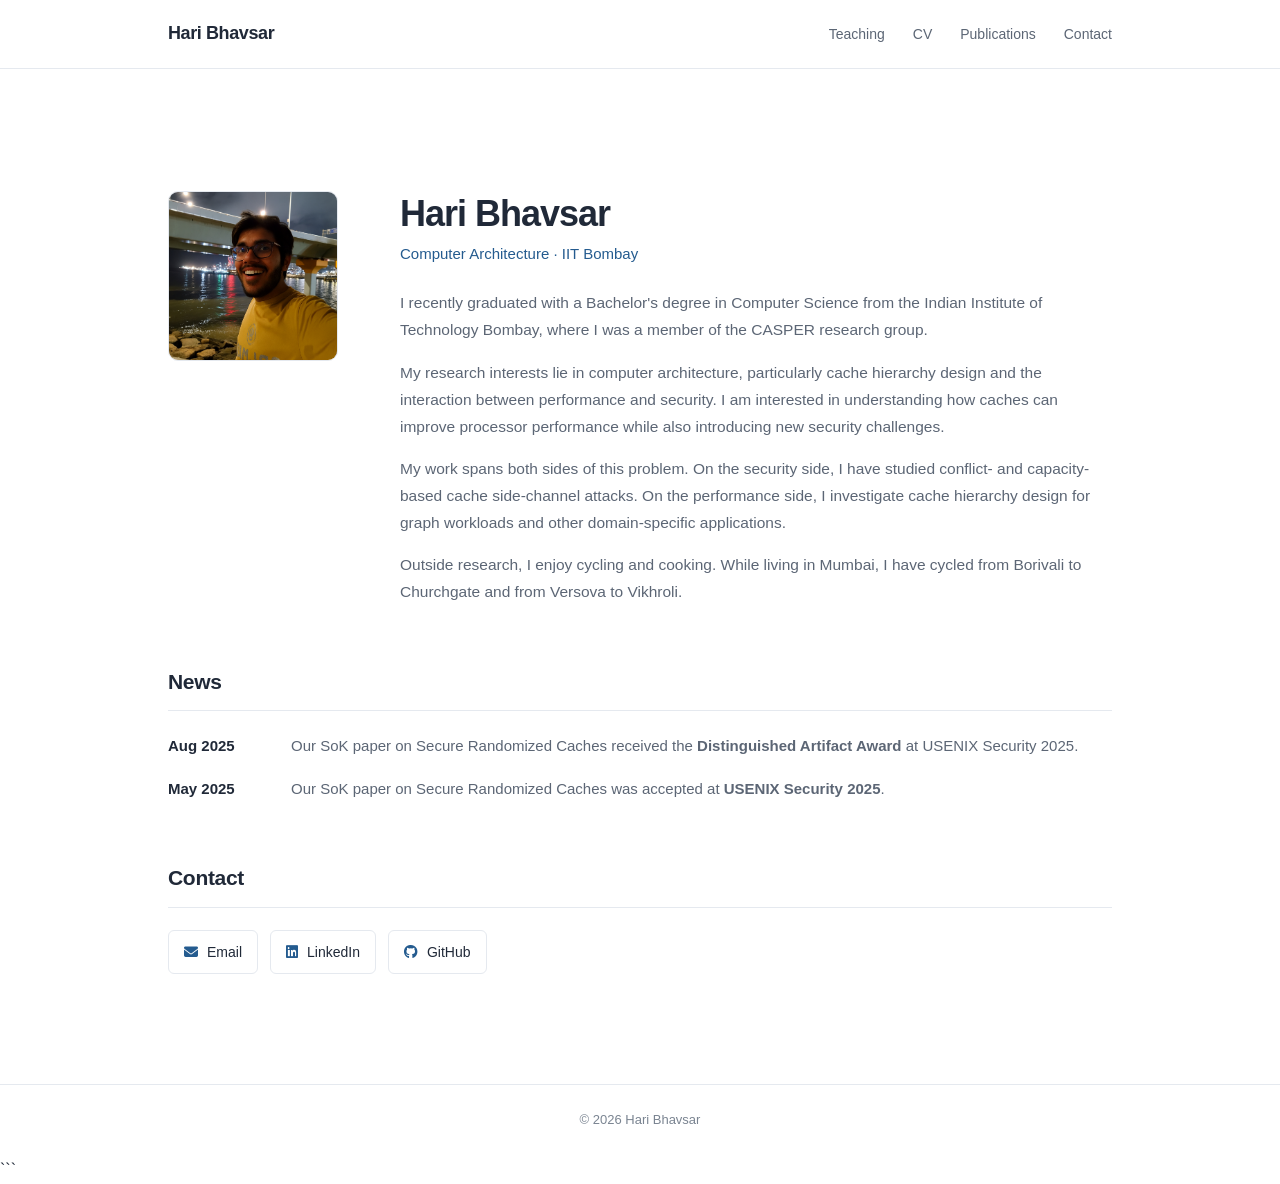
<file: index.html>
<!DOCTYPE html>
<html lang="en">

<head>
    <meta charset="UTF-8">
    <meta name="viewport" content="width=device-width, initial-scale=1.0">
    <meta name="description"
        content="Hari Bhavsar — Computer Architecture researcher at IIT Bombay, interested in cache hierarchies, performance, and security.">
    <title>Hari Bhavsar | Computer Architecture</title>

    <link rel="stylesheet" href="https://cdnjs.cloudflare.com/ajax/libs/font-awesome/6.4.2/css/all.min.css">

    <style>
        :root {
            --background: #ffffff;
            --surface: #f7f8fa;
            --text: #202938;
            --muted: #5c6675;
            --accent: #245b8f;
            --border: #e5e9ef;
            --max-width: 1000px;
        }

        * {
            box-sizing: border-box;
            margin: 0;
            padding: 0;
        }

        html {
            scroll-behavior: smooth;
            scroll-padding-top: 90px;
        }

        body {
            background: var(--background);
            color: var(--text);
            font-family: "Inter", "Segoe UI", Arial, sans-serif;
            font-size: 16px;
            line-height: 1.75;
        }

        a {
            color: var(--accent);
            text-decoration: none;
        }

        a:hover {
            text-decoration: underline;
        }

        /* Navigation */

        .navbar {
            position: sticky;
            top: 0;
            z-index: 10;
            background: rgba(255, 255, 255, 0.96);
            border-bottom: 1px solid var(--border);
            backdrop-filter: blur(10px);
        }

        .nav-container {
            max-width: var(--max-width);
            min-height: 68px;
            margin: 0 auto;
            padding: 0 28px;
            display: flex;
            align-items: center;
            justify-content: space-between;
            gap: 24px;
        }

        .logo {
            color: var(--text);
            font-size: 18px;
            font-weight: 700;
            letter-spacing: -0.4px;
            white-space: nowrap;
        }

        .nav-links {
            display: flex;
            align-items: center;
            gap: 28px;
            list-style: none;
        }

        .nav-links a {
            color: var(--muted);
            font-size: 14px;
            font-weight: 500;
            transition: color 0.2s ease;
        }

        .nav-links a:hover {
            color: var(--accent);
            text-decoration: none;
        }

        /* Main content */

        main {
            max-width: var(--max-width);
            margin: 0 auto;
            padding: 64px 28px 40px;
        }

        .profile-section {
            display: grid;
            grid-template-columns: 190px minmax(0, 1fr);
            align-items: start;
            gap: 42px;
        }

        .profile-pic {
            display: block;
            width: 170px;
            height: 170px;
            object-fit: cover;
            object-position: center;
            border-radius: 10px;
            border: 1px solid var(--border);
        }

        .intro h1 {
            margin-bottom: 5px;
            font-size: clamp(28px, 4vw, 36px);
            line-height: 1.25;
            letter-spacing: -1px;
            font-weight: 700;
        }

        .subtitle {
            margin-bottom: 22px;
            color: var(--accent);
            font-size: 15px;
            font-weight: 500;
        }

        .intro p {
            margin-bottom: 15px;
            color: var(--muted);
            font-size: 15.5px;
        }

        .intro p:last-child {
            margin-bottom: 0;
        }

        /* Sections */

        section {
            margin-top: 58px;
        }

        .section-heading {
            margin-bottom: 22px;
            padding-bottom: 10px;
            border-bottom: 1px solid var(--border);
            font-size: 21px;
            font-weight: 700;
            letter-spacing: -0.3px;
        }

        .news-list {
            display: flex;
            flex-direction: column;
            gap: 16px;
        }

        .news-item {
            display: grid;
            grid-template-columns: 105px minmax(0, 1fr);
            gap: 18px;
            color: var(--muted);
            font-size: 15px;
        }

        .news-date {
            color: var(--text);
            font-weight: 600;
            white-space: nowrap;
        }

        /* Contact */

        .contact-links {
            display: flex;
            flex-wrap: wrap;
            gap: 12px;
        }

        .contact-links a {
            display: inline-flex;
            align-items: center;
            gap: 9px;
            padding: 9px 15px;
            border: 1px solid var(--border);
            border-radius: 6px;
            color: var(--text);
            font-size: 14px;
            font-weight: 500;
            transition: background 0.2s ease, border-color 0.2s ease;
        }

        .contact-links a:hover {
            background: var(--surface);
            border-color: #cbd5e1;
            text-decoration: none;
        }

        .contact-links i {
            color: var(--accent);
        }

        /* Footer */

        footer {
            margin-top: 70px;
            padding: 24px 28px;
            border-top: 1px solid var(--border);
            color: #7a8491;
            text-align: center;
            font-size: 13px;
        }

        /* Responsive layout */

        @media (max-width: 700px) {
            .nav-container {
                padding: 14px 20px;
                align-items: flex-start;
                flex-direction: column;
                gap: 10px;
            }

            .nav-links {
                flex-wrap: wrap;
                gap: 18px;
            }

            main {
                padding: 42px 20px 30px;
            }

            .profile-section {
                grid-template-columns: 1fr;
                gap: 24px;
            }

            .profile-pic {
                width: 130px;
                height: 130px;
            }

            section {
                margin-top: 44px;
            }

            .news-item {
                grid-template-columns: 1fr;
                gap: 2px;
            }
        }
    </style>
</head>

<body>

    <nav class="navbar">
        <div class="nav-container">
            <a href="index.html" class="logo">Hari Bhavsar</a>

            <ul class="nav-links">
                <li><a href="teaching.html">Teaching</a></li>
                <li><a href="cv.html">CV</a></li>
                <li><a href="publications.html">Publications</a></li>
                <li><a href="#contact">Contact</a></li>
            </ul>
        </div>
    </nav>

    <main>
        <section class="profile-section" aria-label="Introduction">
            <img
                src="me-less-blur.png"
                alt="Portrait of Hari Bhavsar"
                class="profile-pic"
            >

            <div class="intro">
                <h1>Hari Bhavsar</h1>
                <div class="subtitle">
                    Computer Architecture · IIT Bombay
                </div>

                <p>
                    I recently graduated with a Bachelor's degree in Computer Science
                    from the Indian Institute of Technology Bombay, where I was a
                    member of the CASPER research group.
                </p>

                <p>
                    My research interests lie in computer architecture, particularly
                    cache hierarchy design and the interaction between performance
                    and security. I am interested in understanding how caches can
                    improve processor performance while also introducing new
                    security challenges.
                </p>

                <p>
                    My work spans both sides of this problem. On the security side,
                    I have studied conflict- and capacity-based cache side-channel
                    attacks. On the performance side, I investigate cache hierarchy
                    design for graph workloads and other domain-specific applications.
                </p>

                <p>
                    Outside research, I enjoy cycling and cooking. While living in
                    Mumbai, I have cycled from Borivali to Churchgate and from
                    Versova to Vikhroli.
                </p>
            </div>
        </section>

        <section id="news">
            <h2 class="section-heading">News</h2>

            <div class="news-list">
                <div class="news-item">
                    <div class="news-date">Aug 2025</div>
                    <div>
                        Our SoK paper on Secure Randomized Caches received the
                        <strong>Distinguished Artifact Award</strong> at USENIX Security 2025.
                    </div>
                </div>

                <div class="news-item">
                    <div class="news-date">May 2025</div>
                    <div>
                        Our SoK paper on Secure Randomized Caches was accepted
                        at <strong>USENIX Security 2025</strong>.
                    </div>
                </div>
            </div>
        </section>

        <section id="contact">
            <h2 class="section-heading">Contact</h2>

            <div class="contact-links">
                <a href="mailto:hari.bhavsar.201407@gmail.com">
                    <i class="fas fa-envelope" aria-hidden="true"></i>
                    Email
                </a>

                <a href="https://www.linkedin.com/in/hari-bhavsar"
                   target="_blank" rel="noopener noreferrer">
                    <i class="fab fa-linkedin" aria-hidden="true"></i>
                    LinkedIn
                </a>

                <a href="https://github.com/haribhavsar"
                   target="_blank" rel="noopener noreferrer">
                    <i class="fab fa-github" aria-hidden="true"></i>
                    GitHub
                </a>
            </div>
        </section>
    </main>

    <footer>
        <p>&copy; 2026 Hari Bhavsar</p>
    </footer>

</body>
</html>
```
</file>
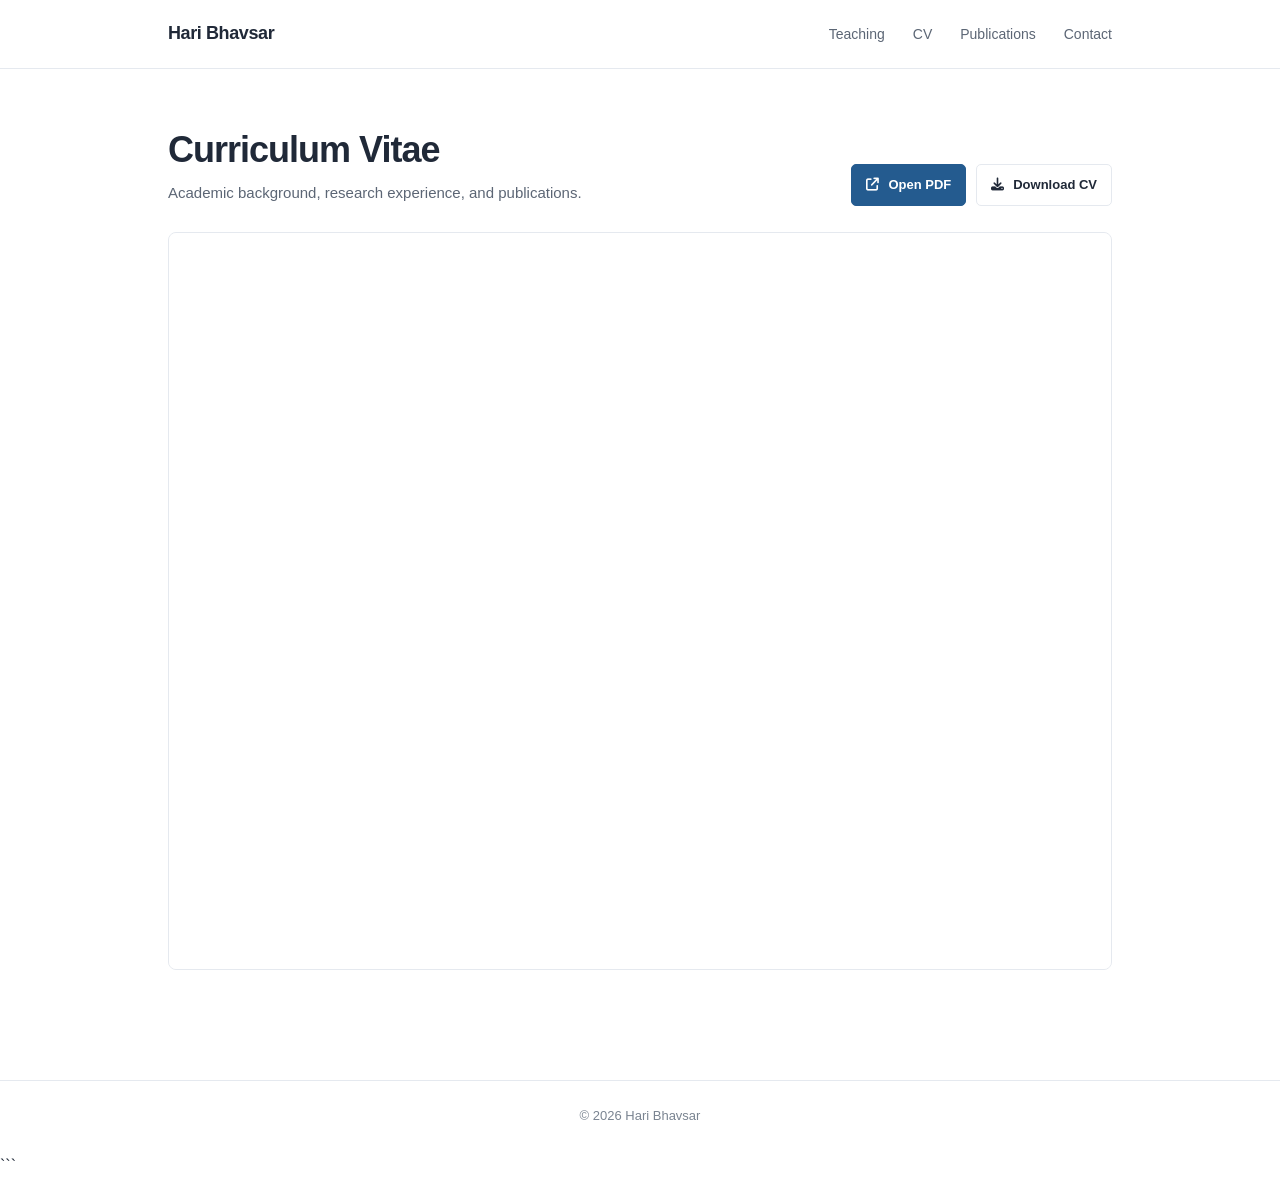
<file: cv.html>
<!DOCTYPE html>
<html lang="en">

<head>
    <meta charset="UTF-8">
    <meta name="viewport" content="width=device-width, initial-scale=1.0">
    <meta name="description" content="Curriculum vitae of Hari Bhavsar, computer architecture researcher.">
    <title>CV | Hari Bhavsar</title>

    <link rel="stylesheet" href="https://cdnjs.cloudflare.com/ajax/libs/font-awesome/6.4.2/css/all.min.css">

    <style>
        :root {
            --background: #ffffff;
            --surface: #f7f8fa;
            --text: #202938;
            --muted: #5c6675;
            --accent: #245b8f;
            --border: #e5e9ef;
            --max-width: 1000px;
        }

        * {
            box-sizing: border-box;
            margin: 0;
            padding: 0;
        }

        html {
            scroll-behavior: smooth;
        }

        body {
            background: var(--background);
            color: var(--text);
            font-family: "Inter", "Segoe UI", Arial, sans-serif;
            font-size: 16px;
            line-height: 1.75;
        }

        a {
            color: var(--accent);
            text-decoration: none;
        }

        a:hover {
            text-decoration: underline;
        }

        /* Navigation */

        .navbar {
            position: sticky;
            top: 0;
            z-index: 10;
            background: rgba(255, 255, 255, 0.96);
            border-bottom: 1px solid var(--border);
            backdrop-filter: blur(10px);
        }

        .nav-container {
            max-width: var(--max-width);
            min-height: 68px;
            margin: 0 auto;
            padding: 0 28px;
            display: flex;
            align-items: center;
            justify-content: space-between;
            gap: 24px;
        }

        .logo {
            color: var(--text);
            font-size: 18px;
            font-weight: 700;
            letter-spacing: -0.4px;
            white-space: nowrap;
        }

        .nav-links {
            display: flex;
            align-items: center;
            gap: 28px;
            list-style: none;
        }

        .nav-links a {
            color: var(--muted);
            font-size: 14px;
            font-weight: 500;
        }

        .nav-links a:hover {
            color: var(--accent);
            text-decoration: none;
        }

        /* Page */

        main {
            max-width: var(--max-width);
            margin: 0 auto;
            padding: 58px 28px 40px;
        }

        .page-header {
            display: flex;
            align-items: flex-end;
            justify-content: space-between;
            flex-wrap: wrap;
            gap: 20px;
            margin-bottom: 26px;
        }

        .page-header h1 {
            margin-bottom: 8px;
            font-size: clamp(28px, 4vw, 36px);
            line-height: 1.25;
            letter-spacing: -1px;
        }

        .page-header p {
            color: var(--muted);
            font-size: 15px;
        }

        .cv-actions {
            display: flex;
            flex-wrap: wrap;
            gap: 10px;
        }

        .cv-button {
            display: inline-flex;
            align-items: center;
            gap: 9px;
            padding: 9px 14px;
            border: 1px solid var(--border);
            border-radius: 5px;
            background: #ffffff;
            color: var(--text);
            font-size: 13px;
            font-weight: 600;
            transition: background 0.2s ease, border-color 0.2s ease;
        }

        .cv-button:hover {
            background: var(--surface);
            border-color: #cbd5e1;
            text-decoration: none;
        }

        .cv-button.primary {
            background: var(--accent);
            border-color: var(--accent);
            color: #ffffff;
        }

        .cv-button.primary:hover {
            background: #1d4b77;
        }

        .cv-button i {
            font-size: 13px;
        }

        /* PDF viewer */

        .pdf-frame {
            overflow: hidden;
            height: min(82vh, 1100px);
            min-height: 600px;
            border: 1px solid var(--border);
            border-radius: 8px;
            background: var(--surface);
        }

        .pdf-frame iframe {
            display: block;
            width: 100%;
            height: 100%;
            border: none;
            background: #ffffff;
        }

        .pdf-fallback {
            padding: 28px;
            color: var(--muted);
            text-align: center;
        }

        .pdf-fallback a {
            font-weight: 600;
        }

        /* Footer */

        footer {
            margin-top: 70px;
            padding: 24px 28px;
            border-top: 1px solid var(--border);
            color: #7a8491;
            text-align: center;
            font-size: 13px;
        }

        @media (max-width: 700px) {
            .nav-container {
                padding: 14px 20px;
                align-items: flex-start;
                flex-direction: column;
                gap: 10px;
            }

            .nav-links {
                flex-wrap: wrap;
                gap: 18px;
            }

            main {
                padding: 42px 20px 30px;
            }

            .page-header {
                align-items: flex-start;
                flex-direction: column;
            }

            .pdf-frame {
                height: 75vh;
                min-height: 450px;
            }
        }
    </style>
</head>

<body>

    <nav class="navbar">
        <div class="nav-container">
            <a href="index.html" class="logo">Hari Bhavsar</a>

            <ul class="nav-links">
                <li><a href="teaching.html">Teaching</a></li>
                <li><a href="cv.html" aria-current="page">CV</a></li>
                <li><a href="publications.html">Publications</a></li>
                <li><a href="index.html#contact">Contact</a></li>
            </ul>
        </div>
    </nav>

    <main>
        <header class="page-header">
            <div>
                <h1>Curriculum Vitae</h1>
                <p>Academic background, research experience, and publications.</p>
            </div>

            <div class="cv-actions">
                <a class="cv-button primary"
                   href="resume.pdf"
                   target="_blank"
                   rel="noopener noreferrer">
                    <i class="fas fa-arrow-up-right-from-square" aria-hidden="true"></i>
                    Open PDF
                </a>

                <a class="cv-button"
                   href="resume.pdf"
                   download>
                    <i class="fas fa-download" aria-hidden="true"></i>
                    Download CV
                </a>
            </div>
        </header>

        <section aria-label="Embedded curriculum vitae">
            <div class="pdf-frame">
                <iframe
                    src="resume.pdf"
                    title="Hari Bhavsar Curriculum Vitae"
                    loading="lazy">
                    <div class="pdf-fallback">
                        Your browser does not support embedded PDFs.
                        <a href="resume.pdf" target="_blank" rel="noopener noreferrer">
                            Open the CV PDF
                        </a>.
                    </div>
                </iframe>
            </div>
        </section>
    </main>

    <footer>
        <p>&copy; 2026 Hari Bhavsar</p>
    </footer>

</body>
</html>
```
</file>
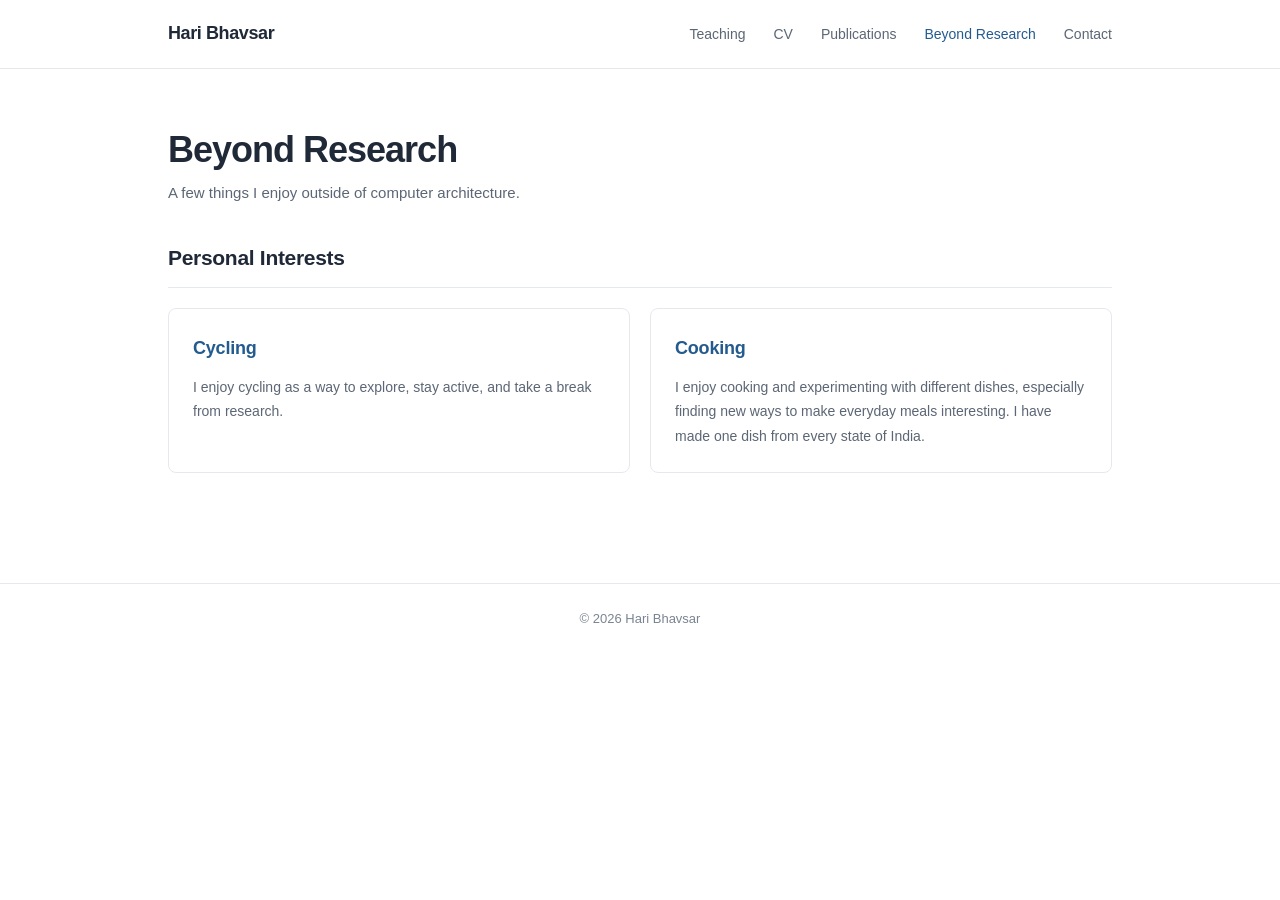
<file: fun.html>
<!DOCTYPE html>
<html lang="en">

<head>
    <meta charset="UTF-8">
    <meta name="viewport" content="width=device-width, initial-scale=1.0">
    <meta name="description" content="Interests outside research of Hari Bhavsar.">
    <title>Beyond Research | Hari Bhavsar</title>

    <style>
        :root {
            --background: #ffffff;
            --surface: #f7f8fa;
            --text: #202938;
            --muted: #5c6675;
            --accent: #245b8f;
            --border: #e5e9ef;
            --max-width: 1000px;
        }

        * {
            box-sizing: border-box;
            margin: 0;
            padding: 0;
        }

        html {
            scroll-behavior: smooth;
        }

        body {
            background: var(--background);
            color: var(--text);
            font-family: "Inter", "Segoe UI", Arial, sans-serif;
            font-size: 16px;
            line-height: 1.75;
        }

        a {
            color: var(--accent);
            text-decoration: none;
        }

        a:hover {
            text-decoration: underline;
        }

        /* Navigation */

        .navbar {
            position: sticky;
            top: 0;
            z-index: 10;
            background: rgba(255, 255, 255, 0.96);
            border-bottom: 1px solid var(--border);
            backdrop-filter: blur(10px);
        }

        .nav-container {
            max-width: var(--max-width);
            min-height: 68px;
            margin: 0 auto;
            padding: 0 28px;
            display: flex;
            align-items: center;
            justify-content: space-between;
            gap: 24px;
        }

        .logo {
            color: var(--text);
            font-size: 18px;
            font-weight: 700;
            letter-spacing: -0.4px;
            white-space: nowrap;
        }

        .nav-links {
            display: flex;
            align-items: center;
            gap: 28px;
            list-style: none;
        }

        .nav-links a {
            color: var(--muted);
            font-size: 14px;
            font-weight: 500;
        }

        .nav-links a:hover,
        .nav-links a[aria-current="page"] {
            color: var(--accent);
            text-decoration: none;
        }

        /* Page */

        main {
            max-width: var(--max-width);
            margin: 0 auto;
            padding: 58px 28px 40px;
        }

        .page-header {
            margin-bottom: 34px;
        }

        .page-header h1 {
            margin-bottom: 8px;
            font-size: clamp(28px, 4vw, 36px);
            line-height: 1.25;
            letter-spacing: -1px;
        }

        .page-header p {
            color: var(--muted);
            font-size: 15px;
        }

        .section-heading {
            margin-bottom: 20px;
            padding-bottom: 10px;
            border-bottom: 1px solid var(--border);
            font-size: 21px;
            font-weight: 700;
            letter-spacing: -0.3px;
        }

        /* Interest cards */

        .interests {
            display: grid;
            grid-template-columns: repeat(2, minmax(0, 1fr));
            gap: 20px;
        }

        .interest-card {
            padding: 24px;
            border: 1px solid var(--border);
            border-radius: 8px;
            background: #ffffff;
        }

        .interest-card h2 {
            margin-bottom: 10px;
            color: var(--accent);
            font-size: 18px;
            font-weight: 700;
            letter-spacing: -0.2px;
        }

        .interest-card p {
            color: var(--muted);
            font-size: 14px;
            line-height: 1.75;
        }

        /* Footer */

        footer {
            margin-top: 70px;
            padding: 24px 28px;
            border-top: 1px solid var(--border);
            color: #7a8491;
            text-align: center;
            font-size: 13px;
        }

        /* Responsive layout */

        @media (max-width: 700px) {
            .nav-container {
                padding: 14px 20px;
                align-items: flex-start;
                flex-direction: column;
                gap: 10px;
            }

            .nav-links {
                flex-wrap: wrap;
                gap: 18px;
            }

            main {
                padding: 42px 20px 30px;
            }

            .interests {
                grid-template-columns: 1fr;
            }

            .interest-card {
                padding: 20px;
            }
        }
    </style>
</head>

<body>

    <nav class="navbar">
        <div class="nav-container">
            <a href="index.html" class="logo">Hari Bhavsar</a>

            <ul class="nav-links">
                <li><a href="teaching.html">Teaching</a></li>
                <li><a href="cv.html">CV</a></li>
                <li><a href="publications.html">Publications</a></li>
                <li>
                    <a href="fun.html" aria-current="page">Beyond Research</a>
                </li>
                <li><a href="index.html#contact">Contact</a></li>
            </ul>
        </div>
    </nav>

    <main>
        <header class="page-header">
            <h1>Beyond Research</h1>
            <p>
                A few things I enjoy outside of computer architecture.
            </p>
        </header>

        <section aria-labelledby="personal-interests">
            <h2 class="section-heading" id="personal-interests">
                Personal Interests
            </h2>

            <div class="interests">

                <article class="interest-card">
                    <h2>Cycling</h2>
                    <p>
                        I enjoy cycling as a way to explore, stay active, and
                        take a break from research.
                    </p>
                </article>

                <article class="interest-card">
                    <h2>Cooking</h2>
                    <p>
                        I enjoy cooking and experimenting with different dishes,
                        especially finding new ways to make everyday meals
                        interesting. I have made one dish from every state of India.
                    </p>
                </article>

            </div>
        </section>
    </main>

    <footer>
        <p>&copy; 2026 Hari Bhavsar</p>
    </footer>

</body>
</html>
</file>
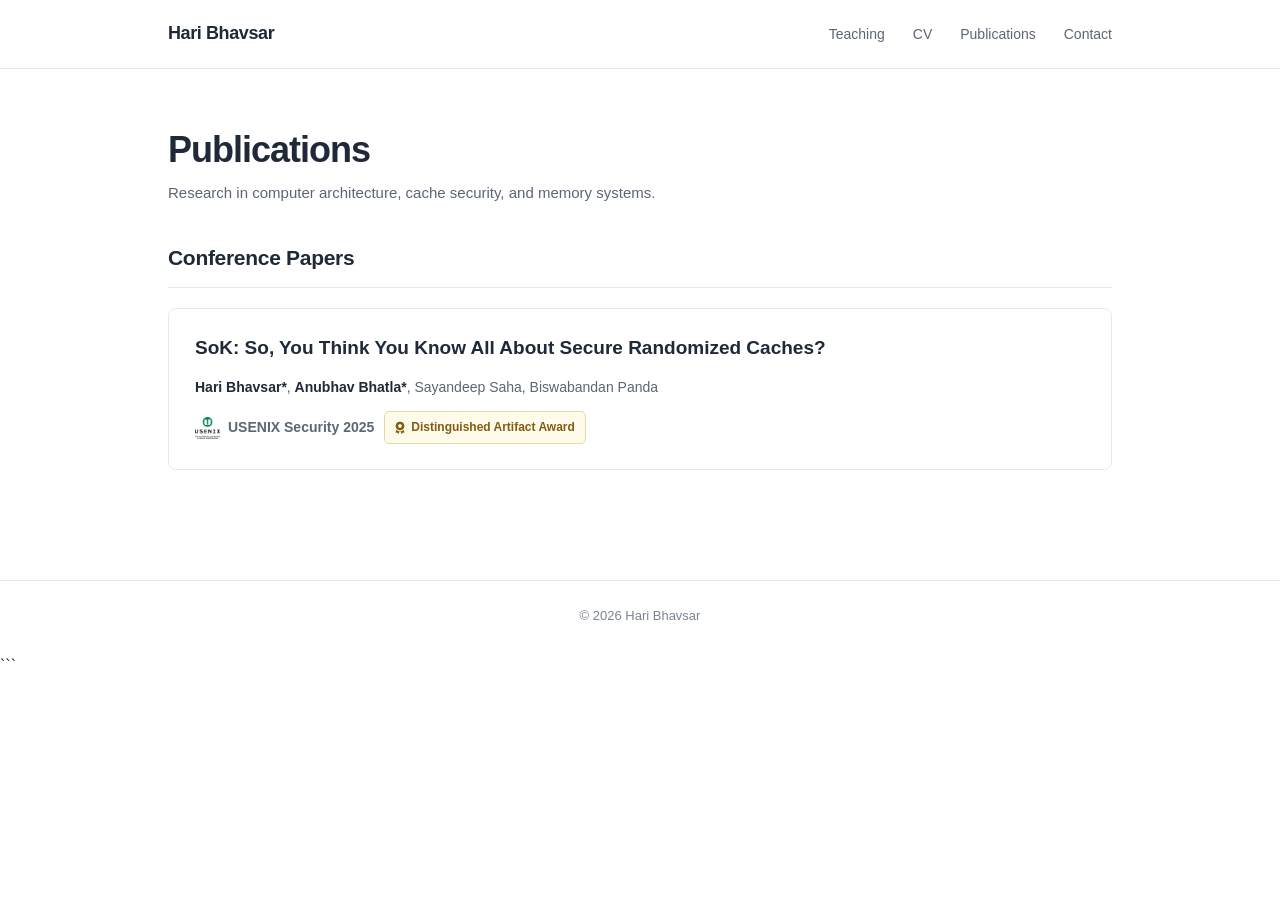
<file: publications.html>
<!DOCTYPE html>
<html lang="en">

<head>
    <meta charset="UTF-8">
    <meta name="viewport" content="width=device-width, initial-scale=1.0">
    <meta name="description" content="Publications by Hari Bhavsar in computer architecture and cache security.">
    <title>Publications | Hari Bhavsar</title>

    <link rel="stylesheet" href="https://cdnjs.cloudflare.com/ajax/libs/font-awesome/6.4.2/css/all.min.css">

    <style>
        :root {
            --background: #ffffff;
            --surface: #f7f8fa;
            --text: #202938;
            --muted: #5c6675;
            --accent: #245b8f;
            --border: #e5e9ef;
            --max-width: 1000px;
        }

        * {
            box-sizing: border-box;
            margin: 0;
            padding: 0;
        }

        html {
            scroll-behavior: smooth;
        }

        body {
            background: var(--background);
            color: var(--text);
            font-family: "Inter", "Segoe UI", Arial, sans-serif;
            font-size: 16px;
            line-height: 1.75;
        }

        a {
            color: var(--accent);
            text-decoration: none;
        }

        a:hover {
            text-decoration: underline;
        }

        /* Navigation */

        .navbar {
            position: sticky;
            top: 0;
            z-index: 10;
            background: rgba(255, 255, 255, 0.96);
            border-bottom: 1px solid var(--border);
            backdrop-filter: blur(10px);
        }

        .nav-container {
            max-width: var(--max-width);
            min-height: 68px;
            margin: 0 auto;
            padding: 0 28px;
            display: flex;
            align-items: center;
            justify-content: space-between;
            gap: 24px;
        }

        .logo {
            color: var(--text);
            font-size: 18px;
            font-weight: 700;
            letter-spacing: -0.4px;
            white-space: nowrap;
        }

        .nav-links {
            display: flex;
            align-items: center;
            gap: 28px;
            list-style: none;
        }

        .nav-links a {
            color: var(--muted);
            font-size: 14px;
            font-weight: 500;
        }

        .nav-links a:hover {
            color: var(--accent);
            text-decoration: none;
        }

        /* Page */

        main {
            max-width: var(--max-width);
            margin: 0 auto;
            padding: 58px 28px 40px;
        }

        .page-header {
            margin-bottom: 34px;
        }

        .page-header h1 {
            margin-bottom: 8px;
            font-size: clamp(28px, 4vw, 36px);
            line-height: 1.25;
            letter-spacing: -1px;
        }

        .page-header p {
            color: var(--muted);
            font-size: 15px;
        }

        .section-heading {
            margin-bottom: 20px;
            padding-bottom: 10px;
            border-bottom: 1px solid var(--border);
            font-size: 21px;
            font-weight: 700;
            letter-spacing: -0.3px;
        }

        /* Publication */

        .publication {
            overflow: hidden;
            border: 1px solid var(--border);
            border-radius: 8px;
            background: #ffffff;
        }

        .publication-header {
            display: flex;
            align-items: flex-start;
            justify-content: space-between;
            gap: 28px;
            padding: 25px 26px;
        }

        .publication-main {
            min-width: 0;
        }

        .publication-title {
            margin-bottom: 12px;
            font-size: 19px;
            line-height: 1.5;
            font-weight: 650;
        }

        .publication-title a {
            color: var(--text);
        }

        .publication-title a:hover {
            color: var(--accent);
        }

        .authors {
            margin-bottom: 12px;
            color: var(--muted);
            font-size: 14px;
        }

        .author-highlight {
            color: var(--text);
            font-weight: 600;
        }

        .publication-meta {
            display: flex;
            align-items: center;
            flex-wrap: wrap;
            gap: 10px;
        }

        .venue {
            display: inline-flex;
            align-items: center;
            gap: 8px;
            color: var(--muted);
            font-size: 14px;
            font-weight: 600;
        }

        .venue img {
            width: 25px;
            height: 25px;
            object-fit: contain;
        }

        .award {
            display: inline-flex;
            align-items: center;
            gap: 7px;
            padding: 5px 10px;
            border: 1px solid #e9d8a6;
            border-radius: 5px;
            background: #fffbeb;
            color: #805d12;
            font-size: 12px;
            font-weight: 600;
        }

        .publication-toggle {
            display: inline-flex;
            align-items: center;
            gap: 8px;
            flex-shrink: 0;
            margin-top: 2px;
            padding: 8px 12px;
            border: 1px solid var(--border);
            border-radius: 5px;
            background: #ffffff;
            color: var(--accent);
            font: inherit;
            font-size: 13px;
            font-weight: 600;
            cursor: pointer;
            transition: background 0.2s ease;
        }

        .publication-toggle:hover {
            background: var(--surface);
        }

        .publication-toggle i {
            transition: transform 0.2s ease;
        }

        .publication.expanded .publication-toggle i {
            transform: rotate(180deg);
        }

        /* Expanded details */

        .publication-details {
            display: none;
            padding: 24px 26px 26px;
            border-top: 1px solid var(--border);
            background: var(--surface);
        }

        .publication.expanded .publication-details {
            display: block;
        }

        .detail-label {
            margin-bottom: 8px;
            color: var(--text);
            font-size: 13px;
            font-weight: 700;
            letter-spacing: 0.3px;
            text-transform: uppercase;
        }

        .abstract {
            margin-bottom: 22px;
            color: var(--muted);
            font-size: 14px;
            line-height: 1.8;
        }

        .paper-links {
            display: flex;
            flex-wrap: wrap;
            gap: 10px;
        }

        .paper-link {
            display: inline-flex;
            align-items: center;
            gap: 8px;
            padding: 8px 13px;
            border: 1px solid var(--border);
            border-radius: 5px;
            background: #ffffff;
            color: var(--text);
            font-size: 13px;
            font-weight: 600;
        }

        .paper-link:hover {
            border-color: #cbd5e1;
            text-decoration: none;
        }

        .paper-link i {
            color: var(--accent);
        }

        /* Footer */

        footer {
            margin-top: 70px;
            padding: 24px 28px;
            border-top: 1px solid var(--border);
            color: #7a8491;
            text-align: center;
            font-size: 13px;
        }

        @media (max-width: 700px) {
            .nav-container {
                padding: 14px 20px;
                align-items: flex-start;
                flex-direction: column;
                gap: 10px;
            }

            .nav-links {
                flex-wrap: wrap;
                gap: 18px;
            }

            main {
                padding: 42px 20px 30px;
            }

            .publication-header {
                flex-direction: column;
                gap: 18px;
                padding: 20px;
            }

            .publication-details {
                padding: 20px;
            }

            .publication-title {
                font-size: 17px;
            }
        }
    </style>
</head>

<body>

    <nav class="navbar">
        <div class="nav-container">
            <a href="index.html" class="logo">Hari Bhavsar</a>

            <ul class="nav-links">
                <li><a href="teaching.html">Teaching</a></li>
                <li><a href="cv.html">CV</a></li>
                <li><a href="publications.html" aria-current="page">Publications</a></li>
                <li><a href="index.html#contact">Contact</a></li>
            </ul>
        </div>
    </nav>

    <main>
        <header class="page-header">
            <h1>Publications</h1>
            <p>Research in computer architecture, cache security, and memory systems.</p>
        </header>

        <section aria-labelledby="conference-papers">
            <h2 class="section-heading" id="conference-papers">Conference Papers</h2>

            <article class="publication" id="secure-randomized-caches">
                <div class="publication-header">
                    <div class="publication-main">
                        <h3 class="publication-title">
                            <a href="https://www.usenix.org/system/files/usenixsecurity25-bhatla.pdf"
                               target="_blank" rel="noopener noreferrer">
                                SoK: So, You Think You Know All About Secure Randomized Caches?
                            </a>
                        </h3>

                        <p class="authors">
                            <span class="author-highlight">Hari Bhavsar*</span>,
                            <span class="author-highlight">Anubhav Bhatla*</span>,
                            Sayandeep Saha, Biswabandan Panda
                        </p>

                        <div class="publication-meta">
                            <span class="venue">
                                <img src="usenix.png" alt="" loading="lazy">
                                USENIX Security 2025
                            </span>

                            <span class="award">
                                <i class="fas fa-award" aria-hidden="true"></i>
                                Distinguished Artifact Award
                            </span>
                        </div>
                    </div>

                </div>

                <div class="publication-details" id="paper-details" hidden>
                    <div class="paper-links">
                        <a class="paper-link"
                           href="https://www.usenix.org/system/files/usenixsecurity25-bhatla.pdf"
                           target="_blank" rel="noopener noreferrer">
                            <i class="fas fa-file-pdf" aria-hidden="true"></i>
                            Full Paper
                        </a>

                        <a class="paper-link"
                           href="https://zenodo.org/records/16747907"
                           target="_blank" rel="noopener noreferrer">
                            <i class="fas fa-box-open" aria-hidden="true"></i>
                            Artifact
                        </a>
                    </div>
                </div>
            </article>
        </section>
    </main>

    <footer>
        <p>&copy; 2026 Hari Bhavsar</p>
    </footer>

  <script>
      const toggle = document.querySelector(".publication-toggle");
      const details = document.querySelector(".publication-details");
      const label = toggle.querySelector(".toggle-label");

      toggle.addEventListener("click", () => {
          const isExpanded = toggle.getAttribute("aria-expanded") === "true";

          toggle.setAttribute("aria-expanded", String(!isExpanded));
          details.hidden = isExpanded;
          label.textContent = isExpanded ? "Show abstract" : "Hide abstract";
      });
  </script>
</body>
</html>
```
</file>
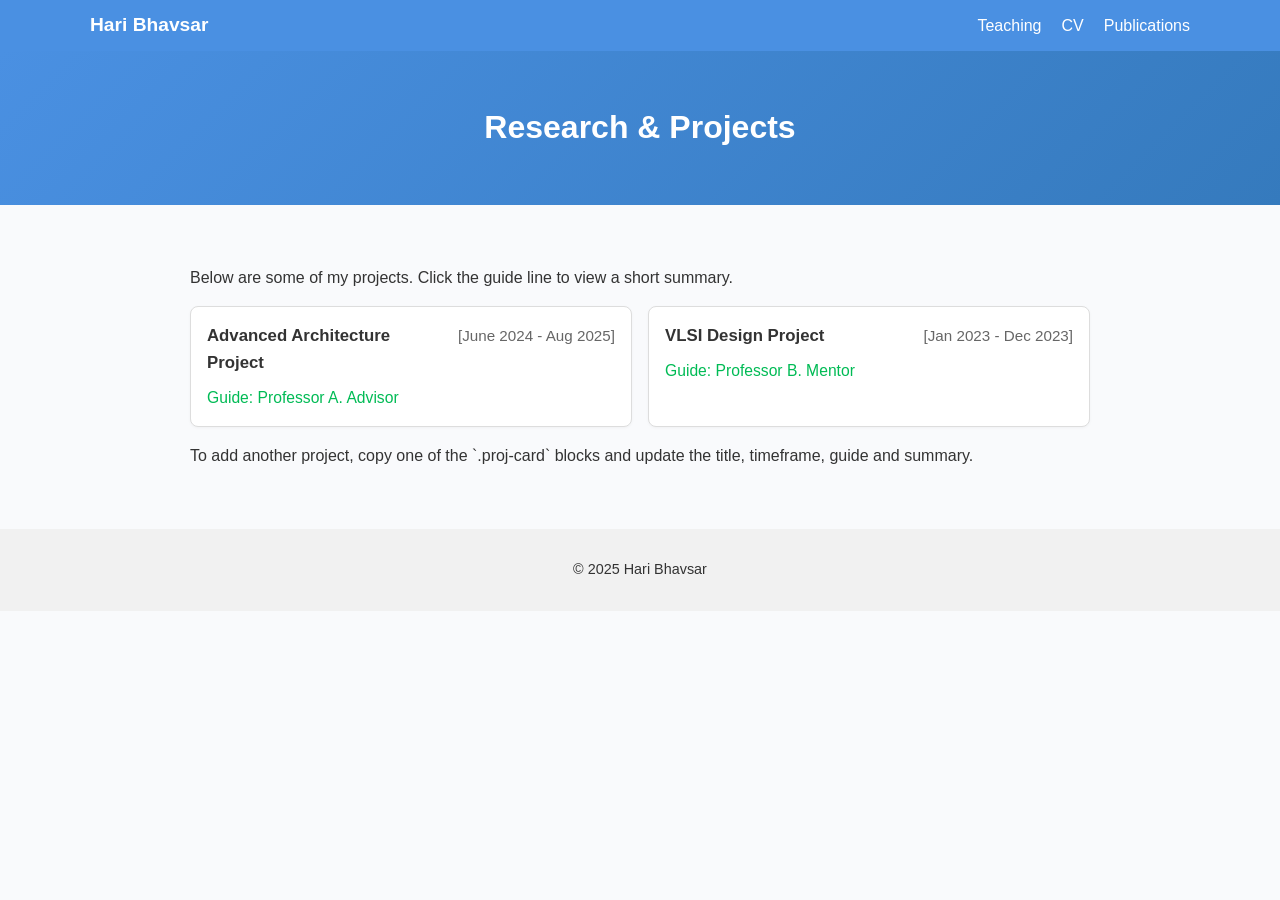
<file: research.html>
<!-- research.html -->
<!DOCTYPE html>
<html lang="en">
<!---
Besides the projects mentioned in Resume, I have the following
1. Adv Arch project
2. CS773 Project
3. ME766 Project
4. VLSI Design Project
5. CS6102 Assignments
-->
<head>
    <meta charset="UTF-8">
    <meta name="viewport" content="width=device-width, initial-scale=1.0">
    <title>Research & Projects | Hari Bhavsar</title>
    <link rel="stylesheet" href="style.css">
    <style>
      .projects-grid { display: grid; grid-template-columns: repeat(auto-fit,minmax(280px,1fr)); gap: 1rem; margin: 1rem 0; }
      .proj-card { border: 1px solid #ddd; padding: 1rem; border-radius: 8px; background: #fff; box-shadow: 0 1px 3px rgba(0,0,0,0.04); }
      .card-header { display:flex; justify-content:space-between; align-items:baseline; gap:0.5rem; }
      .proj-title { margin:0; font-size:1.05rem; font-weight:600; }
      .proj-time { color:#666; font-size:0.95rem; white-space:nowrap; }
      details summary { cursor:pointer; color:#0b5; list-style:none; }
      details[open] summary { color:#048; }
      .guide-line { margin-top:0.5rem; font-size:0.98rem; }
      .proj-summary { margin-top:0.5rem; color:#333; }
    </style>
</head>

<body>
  <nav class="navbar">
    <div class="nav-container">
      <a href="index.html" class="logo">Hari Bhavsar</a>
      <ul class="nav-links">
        
        <li><a href="teaching.html">Teaching</a></li>
        <li><a href="cv.html">CV</a></li>
        <li><a href="publications.html">Publications</a></li>
        <!-- <li><a href="research.html">Research & Projects</a></li> -->
      </ul>
    </div>
  </nav>
    <header>
        <h1>Research & Projects</h1>
    </header>
    <section>
        <p>Below are some of my projects. Click the guide line to view a short summary.</p>

        <div class="projects-grid">
          <article class="proj-card">
            <div class="card-header">
              <h3 class="proj-title">Advanced Architecture Project</h3>
              <span class="proj-time">[June 2024 - Aug 2025]</span>
            </div>
            <div class="guide-line">
              <details>
                <summary>Guide: Professor A. Advisor</summary>
                <div class="proj-summary">Worked on cache-coherence optimizations and simulated multi-core performance improvements; implemented prototype in RTL and validated with simulation benchmarks.</div>
              </details>
            </div>
          </article>

          <article class="proj-card">
            <div class="card-header">
              <h3 class="proj-title">VLSI Design Project</h3>
              <span class="proj-time">[Jan 2023 - Dec 2023]</span>
            </div>
            <div class="guide-line">
              <details>
                <summary>Guide: Professor B. Mentor</summary>
                <div class="proj-summary">Designed and floorplanned a low-power mixed-signal block; performed timing closure and power analysis using standard EDA flows.</div>
              </details>
            </div>
          </article>

        </div>
        <p>To add another project, copy one of the `.proj-card` blocks and update the title, timeframe, guide and summary.</p>
    </section>
    <footer>
        <p>&copy; 2025 Hari Bhavsar</p>
    </footer>
</body>

</html>
</file>
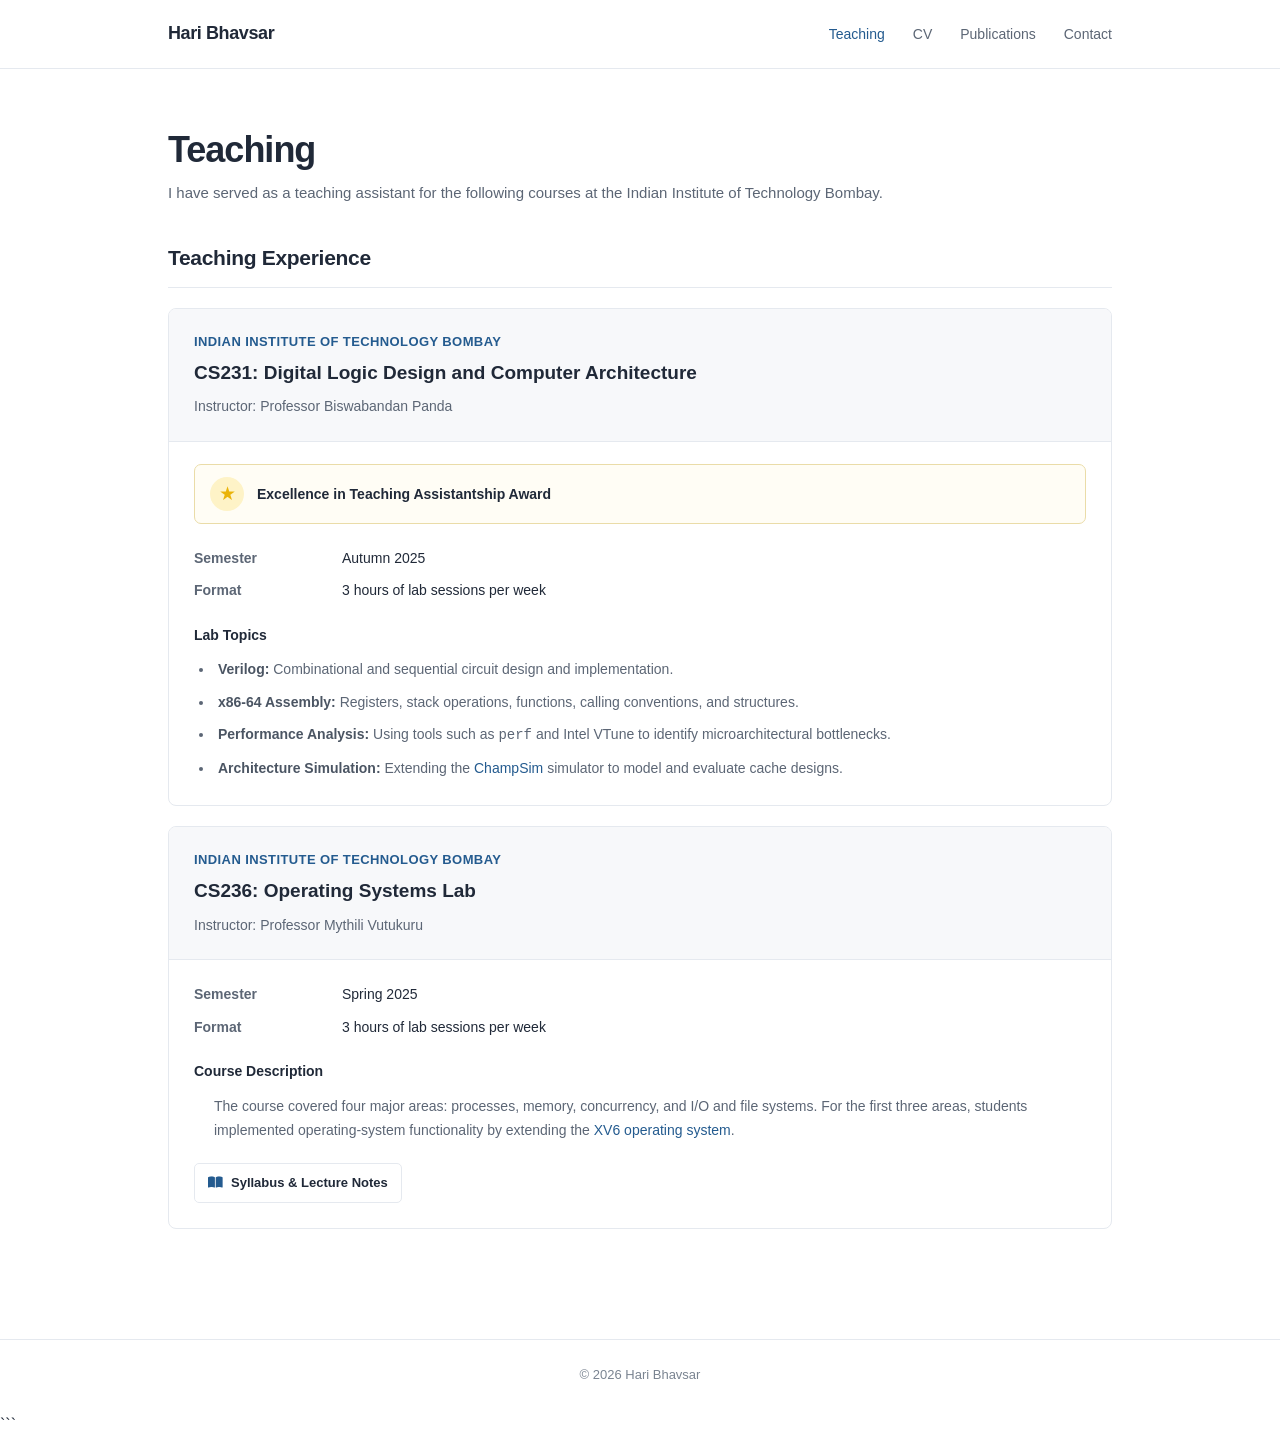
<file: teaching.html>
<!DOCTYPE html>
<html lang="en">

<head>
    <meta charset="UTF-8">
    <meta name="viewport" content="width=device-width, initial-scale=1.0">
    <meta name="description" content="Teaching experience of Hari Bhavsar at IIT Bombay.">
    <title>Teaching | Hari Bhavsar</title>

    <link rel="stylesheet"
          href="https://cdnjs.cloudflare.com/ajax/libs/font-awesome/6.4.2/css/all.min.css">

    <style>
        :root {
            --background: #ffffff;
            --surface: #f7f8fa;
            --text: #202938;
            --muted: #5c6675;
            --accent: #245b8f;
            --border: #e5e9ef;
            --max-width: 1000px;
        }

        * {
            box-sizing: border-box;
            margin: 0;
            padding: 0;
        }

        html {
            scroll-behavior: smooth;
        }

        body {
            background: var(--background);
            color: var(--text);
            font-family: "Inter", "Segoe UI", Arial, sans-serif;
            font-size: 16px;
            line-height: 1.75;
        }

        a {
            color: var(--accent);
            text-decoration: none;
        }

        a:hover {
            text-decoration: underline;
        }

        /* Navigation */

        .navbar {
            position: sticky;
            top: 0;
            z-index: 10;
            background: rgba(255, 255, 255, 0.96);
            border-bottom: 1px solid var(--border);
            backdrop-filter: blur(10px);
        }

        .nav-container {
            max-width: var(--max-width);
            min-height: 68px;
            margin: 0 auto;
            padding: 0 28px;
            display: flex;
            align-items: center;
            justify-content: space-between;
            gap: 24px;
        }

        .logo {
            color: var(--text);
            font-size: 18px;
            font-weight: 700;
            letter-spacing: -0.4px;
            white-space: nowrap;
        }

        .nav-links {
            display: flex;
            align-items: center;
            gap: 28px;
            list-style: none;
        }

        .nav-links a {
            color: var(--muted);
            font-size: 14px;
            font-weight: 500;
        }

        .nav-links a:hover,
        .nav-links a[aria-current="page"] {
            color: var(--accent);
            text-decoration: none;
        }

        /* Page */

        main {
            max-width: var(--max-width);
            margin: 0 auto;
            padding: 58px 28px 40px;
        }

        .page-header {
            margin-bottom: 34px;
        }

        .page-header h1 {
            margin-bottom: 8px;
            font-size: clamp(28px, 4vw, 36px);
            line-height: 1.25;
            letter-spacing: -1px;
        }

        .page-header p {
            color: var(--muted);
            font-size: 15px;
        }

        .section-heading {
            margin-bottom: 20px;
            padding-bottom: 10px;
            border-bottom: 1px solid var(--border);
            font-size: 21px;
            font-weight: 700;
            letter-spacing: -0.3px;
        }

        /* Teaching cards */

        .teaching-list {
            display: flex;
            flex-direction: column;
            gap: 20px;
        }

        .teaching-card {
            overflow: hidden;
            border: 1px solid var(--border);
            border-radius: 8px;
            background: #ffffff;
        }

        .teaching-header {
            padding: 22px 25px;
            border-bottom: 1px solid var(--border);
            background: var(--surface);
        }

        .institution {
            margin-bottom: 5px;
            color: var(--accent);
            font-size: 13px;
            font-weight: 700;
            letter-spacing: 0.4px;
            text-transform: uppercase;
        }

        .course-title {
            margin-bottom: 8px;
            font-size: 19px;
            line-height: 1.45;
            font-weight: 650;
        }

        .instructor {
            color: var(--muted);
            font-size: 14px;
        }

        .teaching-details {
            padding: 22px 25px 25px;
        }

        /* Teaching award */

        .teaching-award {
            display: flex;
            align-items: center;
            gap: 13px;
            margin-bottom: 22px;
            padding: 12px 15px;
            border: 1px solid #eadca8;
            border-radius: 7px;
            background: #fffdf5;
        }

        .award-icon {
            display: flex;
            align-items: center;
            justify-content: center;
            flex-shrink: 0;
            width: 34px;
            height: 34px;
            border-radius: 50%;
            background: #fef3c7;
            color: #eab308;
            font-size: 19px;
            line-height: 1;
        }

        .award-content {
            min-width: 0;
        }

        .award-content strong {
            display: block;
            color: var(--text);
            font-size: 14px;
            line-height: 1.45;
        }

        .award-content small {
            display: block;
            margin-top: 2px;
            color: var(--muted);
            font-size: 12px;
            line-height: 1.5;
        }

        /* Course details */

        .details-grid {
            display: grid;
            grid-template-columns: 130px minmax(0, 1fr);
            gap: 8px 18px;
            margin-bottom: 20px;
            font-size: 14px;
        }

        .detail-label {
            color: var(--muted);
            font-weight: 600;
        }

        .detail-value {
            color: var(--text);
        }

        .description-title {
            margin-bottom: 10px;
            font-size: 14px;
            font-weight: 700;
        }

        .topic-list {
            padding-left: 20px;
            color: var(--muted);
            font-size: 14px;
        }

        .topic-list li {
            margin-bottom: 8px;
            padding-left: 4px;
        }

        .topic-list li:last-child {
            margin-bottom: 0;
        }

        .topic-list strong {
            color: #4b5563;
        }

        .resource-link {
            display: inline-flex;
            align-items: center;
            gap: 8px;
            margin-top: 20px;
            padding: 8px 13px;
            border: 1px solid var(--border);
            border-radius: 5px;
            color: var(--text);
            font-size: 13px;
            font-weight: 600;
        }

        .resource-link:hover {
            background: var(--surface);
            border-color: #cbd5e1;
            text-decoration: none;
        }

        .resource-link i {
            color: var(--accent);
        }

        /* Footer */

        footer {
            margin-top: 70px;
            padding: 24px 28px;
            border-top: 1px solid var(--border);
            color: #7a8491;
            text-align: center;
            font-size: 13px;
        }

        /* Responsive layout */

        @media (max-width: 700px) {
            .nav-container {
                padding: 14px 20px;
                align-items: flex-start;
                flex-direction: column;
                gap: 10px;
            }

            .nav-links {
                flex-wrap: wrap;
                gap: 18px;
            }

            main {
                padding: 42px 20px 30px;
            }

            .teaching-header,
            .teaching-details {
                padding: 20px;
            }

            .course-title {
                font-size: 17px;
            }

            .details-grid {
                grid-template-columns: 1fr;
                gap: 2px;
            }

            .detail-value {
                margin-bottom: 10px;
            }

            .teaching-award {
                align-items: flex-start;
                padding: 12px;
            }
        }
    </style>
</head>

<body>

    <nav class="navbar">
        <div class="nav-container">
            <a href="index.html" class="logo">Hari Bhavsar</a>

            <ul class="nav-links">
                <li>
                    <a href="teaching.html" aria-current="page">Teaching</a>
                </li>
                <li><a href="cv.html">CV</a></li>
                <li><a href="publications.html">Publications</a></li>
                <li><a href="index.html#contact">Contact</a></li>
            </ul>
        </div>
    </nav>

    <main>
        <header class="page-header">
            <h1>Teaching</h1>
            <p>
                I have served as a teaching assistant for the following courses
                at the Indian Institute of Technology Bombay.
            </p>
        </header>

        <section aria-labelledby="teaching-experience">
            <h2 class="section-heading" id="teaching-experience">
                Teaching Experience
            </h2>

            <div class="teaching-list">

                <!-- CS231 -->

                <article class="teaching-card">
                    <div class="teaching-header">
                        <div class="institution">
                            Indian Institute of Technology Bombay
                        </div>

                        <h3 class="course-title">
                            CS231: Digital Logic Design and Computer Architecture
                        </h3>

                        <div class="instructor">
                            Instructor: Professor Biswabandan Panda
                        </div>
                    </div>

                    <div class="teaching-details">

                        <div class="teaching-award">
                            <span class="award-icon" aria-hidden="true">★</span>

                            <div class="award-content">
                                <strong>
                                    Excellence in Teaching Assistantship Award
                                </strong>
                            </div>
                        </div>

                        <div class="details-grid">
                            <div class="detail-label">Semester</div>
                            <div class="detail-value">Autumn 2025</div>

                            <div class="detail-label">Format</div>
                            <div class="detail-value">
                                3 hours of lab sessions per week
                            </div>
                        </div>

                        <h4 class="description-title">Lab Topics</h4>

                        <ul class="topic-list">
                            <li>
                                <strong>Verilog:</strong>
                                Combinational and sequential circuit design and implementation.
                            </li>

                            <li>
                                <strong>x86-64 Assembly:</strong>
                                Registers, stack operations, functions, calling conventions,
                                and structures.
                            </li>

                            <li>
                                <strong>Performance Analysis:</strong>
                                Using tools such as <code>perf</code> and Intel VTune to
                                identify microarchitectural bottlenecks.
                            </li>

                            <li>
                                <strong>Architecture Simulation:</strong>
                                Extending the
                                <a href="https://champsim.github.io/ChampSim/master/index.html"
                                   target="_blank" rel="noopener noreferrer">ChampSim</a>
                                simulator to model and evaluate cache designs.
                            </li>
                        </ul>
                    </div>
                </article>

                <!-- CS236 -->

                <article class="teaching-card">
                    <div class="teaching-header">
                        <div class="institution">
                            Indian Institute of Technology Bombay
                        </div>

                        <h3 class="course-title">
                            CS236: Operating Systems Lab
                        </h3>

                        <div class="instructor">
                            Instructor: Professor Mythili Vutukuru
                        </div>
                    </div>

                    <div class="teaching-details">
                        <div class="details-grid">
                            <div class="detail-label">Semester</div>
                            <div class="detail-value">Spring 2025</div>

                            <div class="detail-label">Format</div>
                            <div class="detail-value">
                                3 hours of lab sessions per week
                            </div>
                        </div>

                        <h4 class="description-title">Course Description</h4>

                        <p class="topic-list">
                            The course covered four major areas: processes, memory,
                            concurrency, and I/O and file systems. For the first three
                            areas, students implemented operating-system functionality
                            by extending the
                            <a href="https://www.cse.iitb.ac.in/~mythili/os/references/book-rev11.pdf"
                               target="_blank" rel="noopener noreferrer">XV6 operating system</a>.
                        </p>

                        <a class="resource-link"
                           href="https://www.cse.iitb.ac.in/~mythili/os/"
                           target="_blank" rel="noopener noreferrer">
                            <i class="fas fa-book-open" aria-hidden="true"></i>
                            Syllabus &amp; Lecture Notes
                        </a>
                    </div>
                </article>

            </div>
        </section>
    </main>

    <footer>
        <p>&copy; 2026 Hari Bhavsar</p>
    </footer>

</body>
</html>
```
</file>
<file: style.css>
body {
    font-family: 'Segoe UI', Tahoma, Geneva, Verdana, sans-serif;
    margin: 0;
    padding: 0;
    background: #f9fafc;
    color: #333;
    line-height: 1.6;
}

.navbar {
    background: #4a90e2;
    color: white;
    padding: 10px 20px;
    position: sticky;
    top: 0;
    z-index: 1000;
}

.nav-container {
    max-width: 1100px;
    margin: 0 auto;
    display: flex;
    justify-content: space-between;
    align-items: center;
}

.nav-links {
    list-style: none;
    display: flex;
    gap: 20px;
    margin: 0;
    padding: 0;
}

.nav-links a {
    color: white;
    text-decoration: none;
    transition: opacity 0.3s;
}

.nav-links a:hover,
.nav-links .active {
    opacity: 0.7;
}

.logo {
    font-weight: bold;
    font-size: 1.2rem;
    color: white;
    text-decoration: none;
}

header {
    background: linear-gradient(135deg, #4a90e2, #357ABD);
    color: white;
    padding: 30px 20px;
    text-align: center;
}

section {
    max-width: 900px;
    margin: 40px auto;
    padding: 0 20px;
}

footer {
    text-align: center;
    padding: 15px;
    background: #f1f1f1;
    margin-top: 50px;
    font-size: 0.9rem;
}

section {
  max-width: 900px;
  margin: 60px auto;
  padding: 0 20px;
}

section h2 {
  font-size: 1.8rem;
  margin-bottom: 20px;
  color: #357ABD;
  border-bottom: 2px solid #4a90e2;
  display: inline-block;
  padding-bottom: 5px;
}

.news-item {
  background: #fff;
  padding: 15px 20px;
  margin-bottom: 15px;
  border-radius: 8px;
  box-shadow: 0 2px 6px rgba(0,0,0,0.08);
}

.contact-links {
  display: flex;
  gap: 20px;
  margin-top: 20px;
}

.contact-links a {
  text-decoration: none;
  color: #4a90e2;
  font-size: 1.2rem;
  display: flex;
  align-items: center;
  gap: 8px;
  transition: color 0.3s;
}

.contact-links a:hover {
  color: #357ABD;
}

/* Publication card styles */
.pub-card {
  display: flex;
  flex-direction: column; /* stack title above venue/award in compact view */
  align-items: flex-start;
  gap: 12px;
  background: #fff;
  padding: 18px;
  margin-bottom: 18px;
  border-radius: 8px;
  border: 1px solid #e6eef9;
  box-shadow: 0 2px 6px rgba(21,39,61,0.04);
}

.pub-card { cursor: pointer; }
.pub-card:focus { box-shadow: 0 0 0 3px rgba(66,133,244,0.15); outline: none; }

.pub-left {
  flex: none;
  display: block;
  align-items: flex-start;
  padding-right: 0;
}

.pub-title {
  font-size: 1.6rem;
  margin: 0;
  color: #1f2d3d;
  text-align: left;
}

.pub-right {
  flex: none;
  display: flex;
  flex-direction: column;
  justify-content: flex-start;
  align-items: flex-start; /* venue/award stacked under title */
  margin-top: 6px;
}

.pub-venue {
  font-size: 1.1rem;
  font-weight: 600;
  color: #28558a;
  margin-bottom: 6px;
}

.pub-award {
  font-size: 1rem;
  color: #555;
  display: inline-flex;
  align-items: center;
  gap: 8px;
  justify-content: flex-end;
}

.usenix-logo {
  display: inline-block;
  vertical-align: middle;
  width: 28px;
  height: 28px;
  margin-right: 8px;
}

.usenix-logo img { display: block; max-width: 28px; max-height: 28px; width: auto; height: auto; object-fit: contain; }

.venue-text { vertical-align: middle; }

/* Expanded content (hidden by default) */
.pub-extra {
  display: none;
  width: 100%;
  margin-top: 12px;
  padding-top: 6px;
  border-top: 1px dashed #e6eef9;
}
.pub-card.expanded {
  flex-direction: column;
  align-items: stretch;
}
.pub-card.expanded .pub-left,
.pub-card.expanded .pub-right {
  justify-content: flex-start;
  align-items: flex-start;
}
.pub-card.expanded .pub-title { text-align: left; }
.pub-card.expanded .pub-extra { display: block; }

.pub-details { display: flex; flex-direction: column; gap: 8px; }
.field-label { font-weight: 600; color: #333; font-size: 0.95rem; }
.author-text, .abstract-text {
  width: 100%;
  padding: 8px 10px;
  border: 1px solid #f0f4fb;
  border-radius: 6px;
  background: #ffffff;
  min-height: 36px;
  color: #222;
  white-space: pre-wrap;
}

.pub-links {
  margin-top: 8px;
  display: flex;
  gap: 12px;
}
.pub-links a {
  color: #28558a;
  text-decoration: none;
  font-weight: 600;
}
.pub-links a:hover { text-decoration: underline; }

@media (max-width: 600px) {
  .pub-card { padding: 14px; }
  .author-text, .abstract-text { font-size: 0.95rem; }
}

/* Teaching card styles */
.teach-card {
  background: linear-gradient(180deg, #ffffff 0%, #fbfdff 100%);
  border: 1px solid #e6eef9;
  border-radius: 10px;
  padding: 16px;
  margin: 18px 0;
  box-shadow: 0 6px 18px rgba(21,39,61,0.06);
  cursor: pointer;
  transition: transform 160ms ease, box-shadow 160ms ease;
  position: relative;
  overflow: hidden;
  border-left: 4px solid #4a90e2;
}
.teach-card:hover { transform: translateY(-4px); box-shadow: 0 14px 30px rgba(21,39,61,0.10); }
.teach-card:focus { outline: none; box-shadow: 0 0 0 4px rgba(66,133,244,0.10); }
.teach-header { font-size: 1rem; font-weight: 600; color: #1f2d3d; display: flex; gap: 8px; align-items: center; flex-wrap: wrap; }
.teach-header .sep { color: #9fb6db; margin: 0 6px; }

/* Animated expand/collapse using max-height */
.teach-extra {
  max-height: 0;
  overflow: hidden;
  transition: max-height 260ms ease, padding 200ms ease;
  border-top: 1px dashed #e6eef9;
  padding-top: 0;
}
.teach-card.expanded .teach-extra {
  padding-top: 12px;
  max-height: 1200px; /* large enough to show content */
}

.teach-details { display: flex; flex-direction: column; gap: 10px; }
.desc ul { margin: 8px 0 8px 18px; }
.desc li { margin-bottom: 6px; }
.teach-links { display:flex; gap:12px; margin-top:8px; }
.teach-links a {
  color: #28558a;
  text-decoration: none;
  font-weight: 600;
  background: #f3f9ff;
  padding: 6px 10px;
  border-radius: 6px;
  border: 1px solid #d6e9ff;
}
.teach-links a:hover { text-decoration: none; transform: translateY(-1px); }

@media (max-width: 600px) {
  .pub-card {
    flex-direction: column;
    align-items: flex-start;
  }
  .pub-left {
    flex: none;
    width: 100%;
    justify-content: flex-start;
    margin-bottom: 8px;
  }
  .pub-title { font-size: 1.25rem; }
}
.publication-details[hidden] {
    display: none !important;
}

.teaching-award {
    display: flex;
    align-items: center;
    gap: 14px;
    margin-bottom: 24px;
    padding: 14px 18px;
    border: 1px solid #eadca8;
    border-radius: 7px;
    background: #fffdf5;
}

.award-icon {
    display: flex;
    align-items: center;
    justify-content: center;
    flex-shrink: 0;
    width: 34px;
    height: 34px;
    border-radius: 50%;
    background: #fef3c7;
    color: #eab308;
    font-size: 20px;
    line-height: 1;
}

.award-content strong {
    display: block;
    color: var(--text);
    font-size: 14px;
    line-height: 1.45;
}

.award-content small {
    display: block;
    margin-top: 3px;
    color: var(--muted);
    font-size: 12px;
    line-height: 1.5;
}

@media (max-width: 600px) {
    .teaching-award {
        align-items: flex-start;
        padding: 12px 14px;
    }
}
</file>
